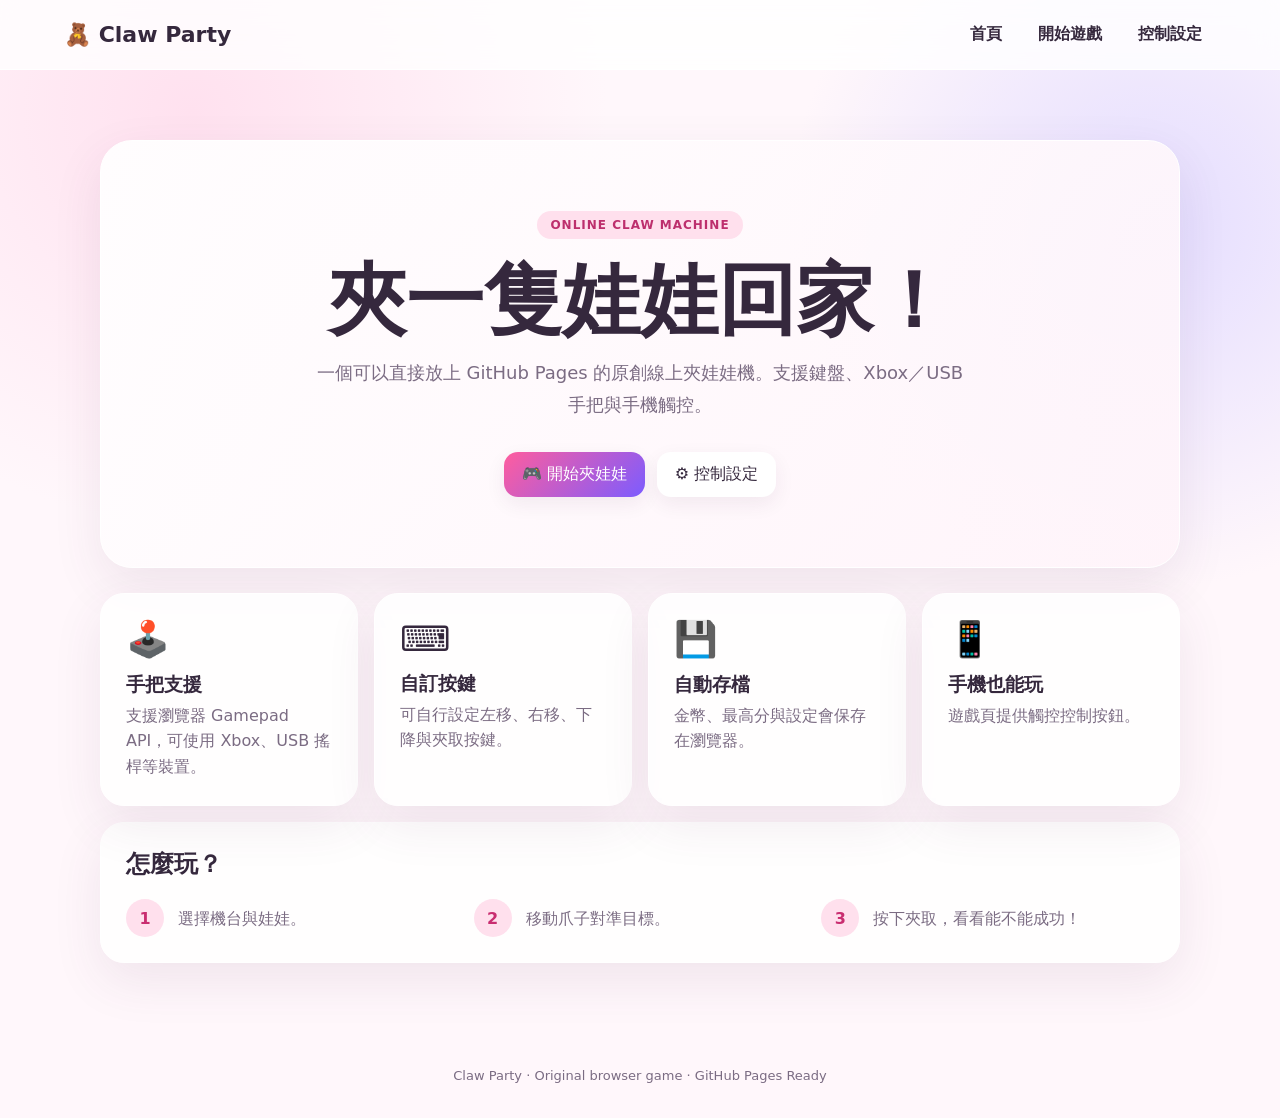
<file: index.html>
<!doctype html>
<html lang="zh-Hant">
<head>
<meta charset="utf-8">
<meta name="viewport" content="width=device-width,initial-scale=1">
<title>Claw Party｜線上夾娃娃機</title>
<link rel="stylesheet" href="css/style.css">
</head>
<body>
<header class="topbar">
  <a class="logo" href="index.html">🧸 Claw Party</a>
  <nav>
    <a href="index.html">首頁</a>
    <a href="game.html">開始遊戲</a>
    <a href="settings.html">控制設定</a>
  </nav>
</header>

<main class="hero">
  <section class="hero-card">
    <div class="badge">ONLINE CLAW MACHINE</div>
    <h1>夾一隻娃娃回家！</h1>
    <p>一個可以直接放上 GitHub Pages 的原創線上夾娃娃機。支援鍵盤、Xbox／USB 手把與手機觸控。</p>
    <div class="actions">
      <a class="btn primary" href="game.html">🎮 開始夾娃娃</a>
      <a class="btn" href="settings.html">⚙️ 控制設定</a>
    </div>
  </section>

  <section class="features">
    <article><span>🕹️</span><h2>手把支援</h2><p>支援瀏覽器 Gamepad API，可使用 Xbox、USB 搖桿等裝置。</p></article>
    <article><span>⌨️</span><h2>自訂按鍵</h2><p>可自行設定左移、右移、下降與夾取按鍵。</p></article>
    <article><span>💾</span><h2>自動存檔</h2><p>金幣、最高分與設定會保存在瀏覽器。</p></article>
    <article><span>📱</span><h2>手機也能玩</h2><p>遊戲頁提供觸控控制按鈕。</p></article>
  </section>

  <section class="how">
    <h2>怎麼玩？</h2>
    <div class="steps">
      <div><b>1</b><p>選擇機台與娃娃。</p></div>
      <div><b>2</b><p>移動爪子對準目標。</p></div>
      <div><b>3</b><p>按下夾取，看看能不能成功！</p></div>
    </div>
  </section>
</main>
<footer>Claw Party · Original browser game · GitHub Pages Ready</footer>
<script src="js/app.js"></script>
</body>
</html>
</file>
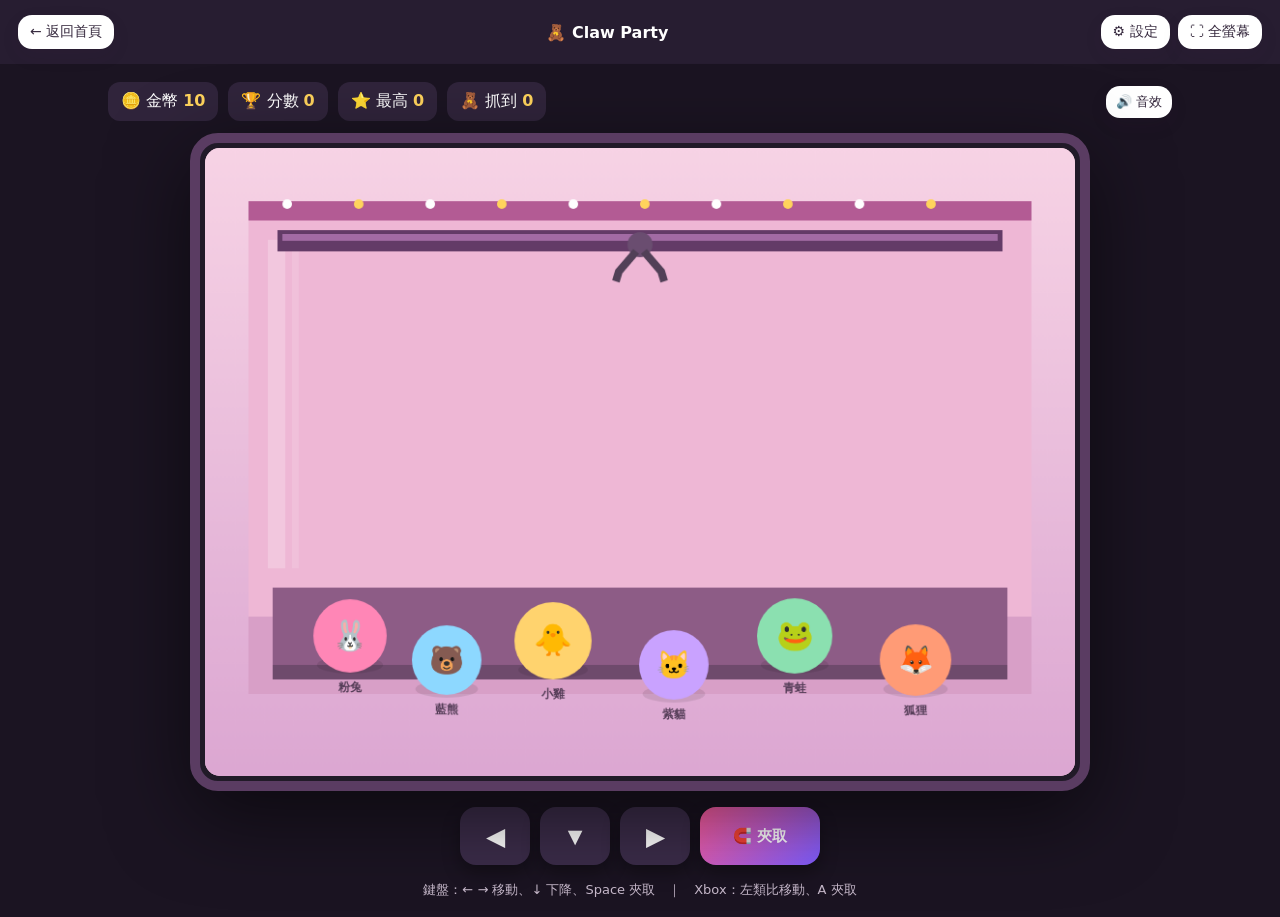
<file: game.html>
<!doctype html>
<html lang="zh-Hant">
<head>
<meta charset="utf-8">
<meta name="viewport" content="width=device-width,initial-scale=1">
<title>遊戲｜Claw Party</title>
<link rel="stylesheet" href="css/style.css">
<link rel="stylesheet" href="css/game.css">
</head>
<body class="game-page">
<header class="gamebar">
  <a class="btn small" href="index.html">← 返回首頁</a>
  <div class="game-title">🧸 Claw Party</div>
  <div class="bar-actions">
    <a class="btn small" href="settings.html">⚙️ 設定</a>
    <button class="btn small" id="fullscreenBtn">⛶ 全螢幕</button>
  </div>
</header>

<main class="game-wrap">
  <div class="hud">
    <div>🪙 金幣 <strong id="coins">10</strong></div>
    <div>🏆 分數 <strong id="score">0</strong></div>
    <div>⭐ 最高 <strong id="best">0</strong></div>
    <div>🧸 抓到 <strong id="caught">0</strong></div>
    <button class="btn tiny" id="soundBtn">🔊 音效</button>
  </div>

  <div class="machine" id="machine">
    <canvas id="gameCanvas" width="900" height="650"></canvas>
    <div class="message hidden" id="message">
      <div class="message-box">
        <div id="messageEmoji">🎉</div>
        <h2 id="messageTitle">抓到了！</h2>
        <p id="messageText">恭喜你！</p>
        <button class="btn primary" id="continueBtn">繼續</button>
      </div>
    </div>
  </div>

  <div class="controls">
    <div class="control-row">
      <button class="touch-btn" data-action="left">◀</button>
      <button class="touch-btn" data-action="down">▼</button>
      <button class="touch-btn" data-action="right">▶</button>
      <button class="touch-btn claw" data-action="grab">🧲 夾取</button>
    </div>
    <p class="hint">鍵盤：← → 移動、↓ 下降、Space 夾取　｜　Xbox：左類比移動、A 夾取</p>
  </div>
</main>
<script src="js/app.js"></script>
<script src="js/gamepad.js"></script>
<script src="js/claw.js"></script>
</body>
</html>
</file>
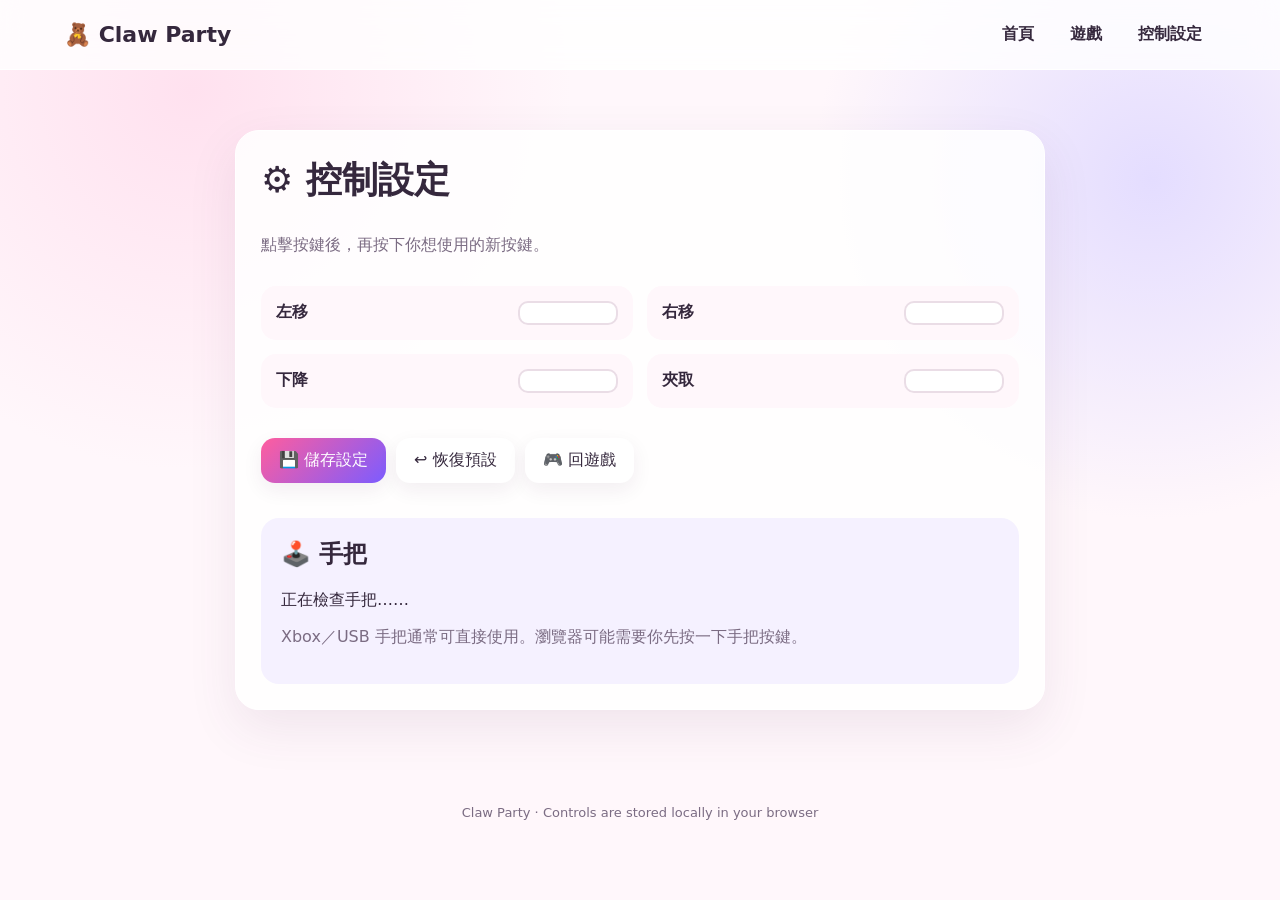
<file: settings.html>
<!doctype html>
<html lang="zh-Hant">
<head>
<meta charset="utf-8">
<meta name="viewport" content="width=device-width,initial-scale=1">
<title>控制設定｜Claw Party</title>
<link rel="stylesheet" href="css/style.css">
</head>
<body>
<header class="topbar">
  <a class="logo" href="index.html">🧸 Claw Party</a>
  <nav><a href="index.html">首頁</a><a href="game.html">遊戲</a><a href="settings.html">控制設定</a></nav>
</header>
<main class="settings-page">
  <section class="panel">
    <h1>⚙️ 控制設定</h1>
    <p class="muted">點擊按鍵後，再按下你想使用的新按鍵。</p>
    <div class="key-grid">
      <label>左移 <button class="key-btn" data-bind="left"></button></label>
      <label>右移 <button class="key-btn" data-bind="right"></button></label>
      <label>下降 <button class="key-btn" data-bind="down"></button></label>
      <label>夾取 <button class="key-btn" data-bind="grab"></button></label>
    </div>
    <div class="settings-actions">
      <button class="btn primary" id="saveBtn">💾 儲存設定</button>
      <button class="btn" id="resetBtn">↩️ 恢復預設</button>
      <a class="btn" href="game.html">🎮 回遊戲</a>
    </div>
    <div class="gamepad-box">
      <h2>🕹️ 手把</h2>
      <p id="gamepadStatus">正在檢查手把……</p>
      <p class="muted">Xbox／USB 手把通常可直接使用。瀏覽器可能需要你先按一下手把按鍵。</p>
    </div>
  </section>
</main>
<footer>Claw Party · Controls are stored locally in your browser</footer>
<script src="js/settings.js"></script>
</body>
</html>
</file>
<file: css/style.css>
:root{--bg:#fff7fb;--card:#fff;--text:#35283d;--muted:#7b6c83;--pink:#ff5d9e;--pink2:#ff8fbd;--purple:#7c5cff;--shadow:0 18px 50px #5c315d18}
*{box-sizing:border-box}html{scroll-behavior:smooth}body{margin:0;background:radial-gradient(circle at 15% 10%,#ffe1ef 0,transparent 28%),radial-gradient(circle at 90% 20%,#e4ddff 0,transparent 25%),var(--bg);color:var(--text);font-family:system-ui,-apple-system,"Noto Sans TC",sans-serif;min-height:100vh}a{text-decoration:none;color:inherit}.topbar{height:70px;display:flex;align-items:center;justify-content:space-between;padding:0 5%;background:#ffffffcc;backdrop-filter:blur(14px);border-bottom:1px solid #ffffff}.logo{font-size:22px;font-weight:900}.topbar nav{display:flex;gap:8px}.topbar nav a{padding:10px 14px;border-radius:12px;font-weight:700}.topbar nav a:hover{background:#fff;box-shadow:0 5px 20px #0000000d}.hero{max-width:1120px;margin:auto;padding:70px 20px}.hero-card{padding:70px 50px;border-radius:32px;background:linear-gradient(135deg,#ffffffec,#fff4fae8);box-shadow:var(--shadow);text-align:center;border:1px solid #fff}.badge{display:inline-block;padding:7px 13px;border-radius:999px;background:#ffe0ed;color:#bd2f6d;font-size:12px;font-weight:900;letter-spacing:1px}.hero h1{font-size:clamp(42px,7vw,78px);line-height:1;margin:22px 0 18px}.hero-card>p{max-width:650px;margin:0 auto;color:var(--muted);font-size:18px;line-height:1.8}.actions{display:flex;justify-content:center;gap:12px;margin-top:30px;flex-wrap:wrap}.btn{display:inline-flex;align-items:center;justify-content:center;border:0;border-radius:14px;padding:12px 18px;background:#fff;color:var(--text);font-weight:800;cursor:pointer;box-shadow:0 7px 20px #41204212;font:inherit}.btn:hover{transform:translateY(-1px)}.btn.primary{background:linear-gradient(135deg,var(--pink),var(--purple));color:#fff}.btn.small{padding:8px 12px;font-size:14px}.btn.tiny{padding:7px 10px;font-size:13px}.features{display:grid;grid-template-columns:repeat(4,1fr);gap:16px;margin-top:25px}.features article,.panel,.how{background:#ffffffdd;border:1px solid #fff;border-radius:24px;padding:25px;box-shadow:var(--shadow)}.features span{font-size:35px}.features h2{font-size:19px;margin:12px 0 5px}.features p,.how p{color:var(--muted);line-height:1.6;margin:0}.how{margin-top:16px}.how h2{margin-top:0}.steps{display:grid;grid-template-columns:repeat(3,1fr);gap:15px}.steps div{display:flex;align-items:center;gap:14px}.steps b{display:grid;place-items:center;width:38px;height:38px;border-radius:50%;background:#ffe0ed;color:#c92d70}footer{text-align:center;padding:35px;color:var(--muted);font-size:13px}.center{min-height:100vh;display:grid;place-content:center;text-align:center}.settings-page{max-width:850px;margin:auto;padding:60px 20px}.panel h1{font-size:36px;margin-top:0}.muted{color:var(--muted)}.key-grid{display:grid;grid-template-columns:1fr 1fr;gap:14px;margin:30px 0}.key-grid label{display:flex;align-items:center;justify-content:space-between;padding:15px;border-radius:15px;background:#fff7fb;font-weight:800}.key-btn{min-width:100px;padding:10px;border:2px solid #eadde6;border-radius:10px;background:#fff;font:inherit;font-weight:900;cursor:pointer}.key-btn.listening{border-color:var(--pink);background:#ffe8f2;color:#c42f70}.settings-actions{display:flex;gap:10px;flex-wrap:wrap}.gamepad-box{margin-top:35px;padding:20px;border-radius:18px;background:#f5f1ff}.gamepad-box h2{margin-top:0}@media(max-width:750px){.topbar{padding:0 15px}.topbar nav a{padding:8px;font-size:13px}.features{grid-template-columns:1fr 1fr}.steps{grid-template-columns:1fr}.hero-card{padding:45px 20px}.key-grid{grid-template-columns:1fr}}
</file>
<file: css/game.css>
.game-page{background:#1b1422;overflow-x:hidden}.gamebar{height:64px;display:flex;align-items:center;justify-content:space-between;padding:0 18px;background:#271d31;color:#fff}.game-title{font-weight:900}.bar-actions{display:flex;gap:8px}.game-wrap{max-width:1100px;margin:auto;padding:18px}.hud{display:flex;gap:10px;flex-wrap:wrap;align-items:center;margin-bottom:12px;color:#fff}.hud>div{background:#30243b;padding:9px 13px;border-radius:12px}.hud strong{color:#ffd45c}.hud .btn{margin-left:auto}.machine{position:relative;width:min(900px,100%);margin:auto;background:#211a28;border:10px solid #5a3c62;border-radius:28px;padding:5px;box-shadow:0 25px 80px #0008;overflow:hidden}.machine canvas{display:block;width:100%;height:auto;background:#f7c9df;border-radius:15px}.message{position:absolute;inset:0;display:grid;place-items:center;background:#180f1c99;backdrop-filter:blur(4px)}.message.hidden{display:none}.message-box{text-align:center;background:#fff;padding:30px;border-radius:25px;min-width:260px;box-shadow:0 20px 60px #0008}.message-box>div{font-size:60px}.message-box h2{margin:5px 0}.controls{text-align:center;color:#fff}.control-row{display:flex;justify-content:center;gap:10px;margin:16px 0}.touch-btn{border:0;border-radius:16px;background:#3b2c49;color:#fff;font-size:25px;width:70px;height:58px;cursor:pointer;box-shadow:0 8px 18px #0005}.touch-btn:active{transform:scale(.95);background:#674574}.touch-btn.claw{width:120px;background:linear-gradient(135deg,#ff5d9e,#7c5cff);font-size:15px;font-weight:900}.hint{font-size:13px;color:#c7b9cb;margin-bottom:0}@media(max-width:600px){.gamebar{padding:0 8px}.game-title{display:none}.game-wrap{padding:8px}.hud{font-size:12px}.hud .btn{margin-left:0}.touch-btn{width:58px}.machine{border-width:5px}}
</file>
